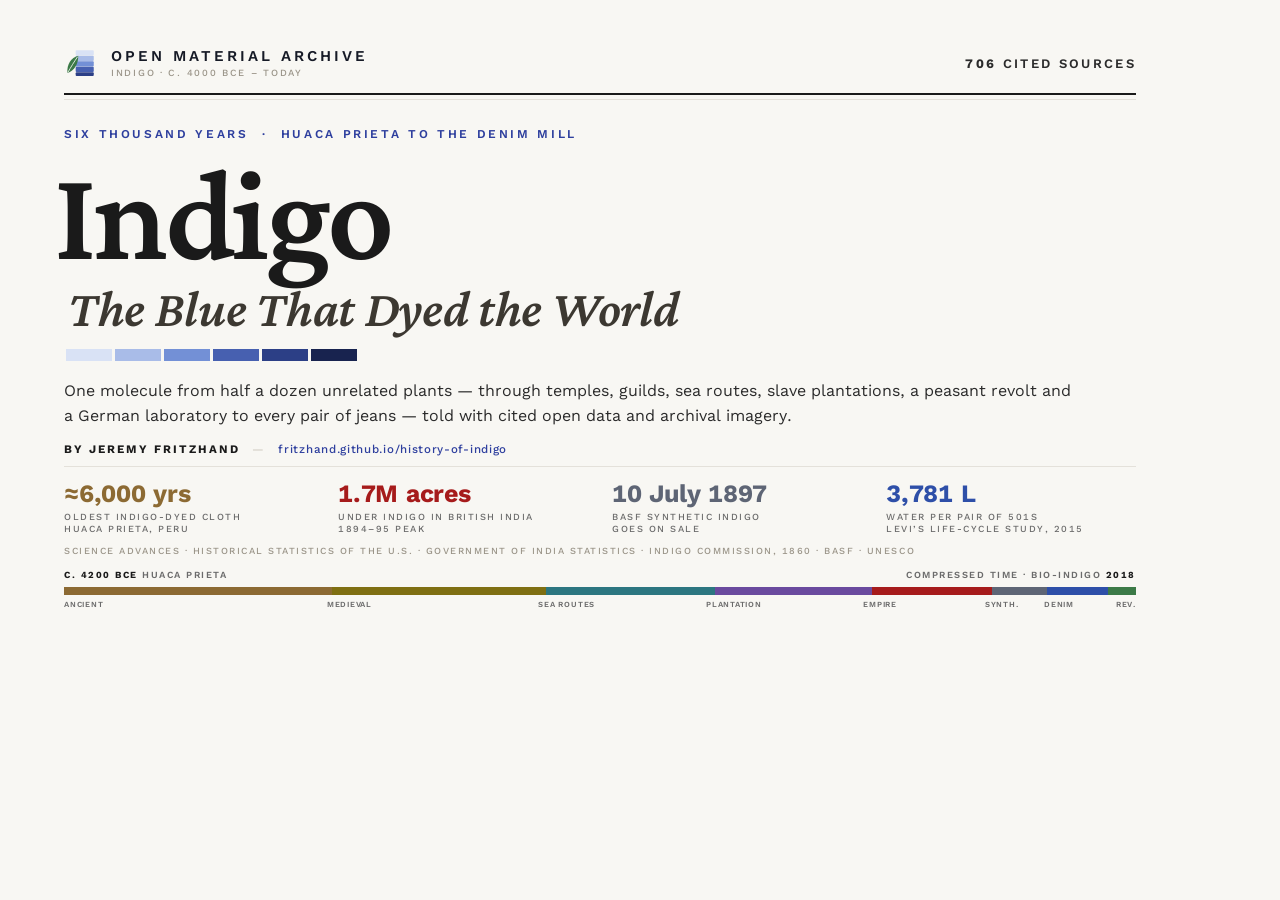
<file: tools/og-card.html>
<!DOCTYPE html>
<!--
  Source for assets/og-image.png — the 1200x630 Open Graph share card.

  Regenerate after editing:
    node tools/render-card.mjs
  which renders this file at 2x and downsamples to exactly 1200x630, the size
  index.html declares in og:image:width / og:image:height.

  Keep it self-contained: only the Google Fonts link may be remote, because the
  renderer has no other network affordance and a missing asset would ship as a
  hole in every unfurl.
-->
<html lang="en">
<head>
<meta charset="UTF-8" />
<title>Indigo — Open Material Archive</title>
<link rel="preconnect" href="https://fonts.googleapis.com" />
<link rel="preconnect" href="https://fonts.gstatic.com" crossorigin />
<link href="https://fonts.googleapis.com/css2?family=Crimson+Pro:ital,wght@0,400;0,500;0,600;0,700;1,400;1,600&family=Work+Sans:ital,wght@0,400;0,500;0,600;0,700;1,400&display=swap" rel="stylesheet" />
<style>
  *, *::before, *::after { box-sizing: border-box; margin: 0; padding: 0; }
  html, body { width: 1200px; height: 630px; overflow: hidden; }
  body {
    background: #F8F7F3; color: #161A26;
    font-family: 'Work Sans', system-ui, -apple-system, 'Segoe UI', sans-serif;
    -webkit-font-smoothing: antialiased;
    font-variant-numeric: tabular-nums; font-feature-settings: 'tnum' 1;
  }
  /* One tracking scale, in em, instead of nine hand-nudged px values. */
  .t1 { letter-spacing: .16em } .t2 { letter-spacing: .18em }
  .t3 { letter-spacing: .20em } .t4 { letter-spacing: .22em }

  .card { width: 1200px; height: 630px; padding: 46px 64px 44px; display: flex; flex-direction: column; }
  .card > * { flex: 0 0 auto; }

  .masthead { display: flex; align-items: center; justify-content: space-between; }
  .imprint { display: flex; align-items: center; gap: 13px; }
  .mark { width: 34px; height: 34px; flex-shrink: 0; display: block; }
  .imprint-text { display: flex; flex-direction: column; gap: 4px; }
  .imprint-name { font-size: 15px; font-weight: 600; text-transform: uppercase; line-height: 1; }
  .imprint-sub  { font-size: 9.5px; font-weight: 500; text-transform: uppercase; color: #9A9488; line-height: 1; }
  /* One line, large enough to survive a 300px unfurl. */
  .provenance { font-size: 13px; font-weight: 600; text-transform: uppercase; color: #2B2B2B; line-height: 1; }
  .provenance b { font-weight: 700; }

  .rules { margin-top: 13px; }
  .rule-heavy { height: 2px; background: #1A1A1A; }
  .rule-hair  { height: 1px; background: #E4E1DA; margin-top: 4px; }

  .head { margin-top: 28px; }
  .kicker { font-size: 12px; font-weight: 600; text-transform: uppercase; color: #2E3F9E; line-height: 1; }
  /* Optical alignment: the D's stem sits inside its side bearing, so the
     glyph has to hang left to meet the rule. Same for the italic A below. */
  h1 {
    margin-top: 15px; margin-left: -10px;
    font-family: 'Crimson Pro', Georgia, 'Times New Roman', serif;
    font-size: 132px; font-weight: 600; line-height: .9;
    letter-spacing: -.024em; color: #1A1A1A;
  }
  .deck {
    margin-top: 8px; margin-left: 4px;
    font-family: 'Crimson Pro', Georgia, 'Times New Roman', serif;
    font-size: 52px; font-weight: 600; font-style: italic;
    line-height: 1.02; letter-spacing: -.006em; color: #3C3831;
  }

  .standfirst { margin-top: 18px; max-width: 1010px; font-size: 16px; line-height: 1.55; color: #2B2B2B; }

  .byline {
    margin-top: 16px; display: flex; align-items: baseline; gap: 12px;
    font-size: 11.5px; text-transform: uppercase; color: #6B6B6B; line-height: 1;
  }
  .byline .name { font-weight: 700; color: #1A1A1A; }
  .byline .sep { color: #C9C4B8; }
  .byline .url { color: #2E3F9E; font-weight: 500; text-transform: none; letter-spacing: .06em; }

  .spacer { flex: 1 1 auto !important; min-height: 10px; }

  .foot-rule { height: 1px; background: #E4E1DA; }
  /* A grid, so the rail survives a label rewrite. */
  .figures { display: grid; grid-template-columns: repeat(4, 1fr); gap: 24px; margin-top: 14px; }
  .fig-item  { min-width: 0; }
  .fig-num   { font-size: 25px; font-weight: 700; line-height: 1; letter-spacing: -.01em; white-space: nowrap; }
  /* A fixed two-line box so the four labels share a baseline whatever they say. */
  .fig-label { margin-top: 5px; min-height: 24px; font-size: 9.4px; font-weight: 500; text-transform: uppercase; color: #6B6B6B; line-height: 1.25; }
  .fig-origins .fig-num { color: #8C6A33; }
  .fig-empire  .fig-num { color: #A61B1B; }
  .fig-synth   .fig-num { color: #5E6575; }
  .fig-denim   .fig-num { color: #2E4FA8; }
  /* The dip strip beside the title: the page's thesis in one picture. */
  .dips { display: flex; gap: 3px; margin: 14px 0 0 2px; }
  .dips span { width: 46px; height: 12px; }
  /* A card that boasts of 146 institutions should name a few. */
  .sources { margin-top: 11px; font-size: 9.4px; font-weight: 500; text-transform: uppercase; color: #9A9488; line-height: 1; }

  /* Endpoints read as a range above the ribbon; the names below are the key. */
  .era-span { display: flex; justify-content: space-between; align-items: baseline;
              margin-top: 15px; font-size: 9.4px; font-weight: 600;
              text-transform: uppercase; color: #6B6B6B; line-height: 1; }
  .era-span b { color: #1A1A1A; font-weight: 700; }
  .era-bar { display: flex; height: 8px; width: 100%; margin-top: 7px; }
  .era-bar span { display: block; height: 100%; }
  /* Names turn the ribbon from a stripe into a key. */
  .era-names { display: flex; width: 100%; margin-top: 6px; }
  .era-names span {
    font-size: 7.8px; font-weight: 600; text-transform: uppercase;
    /* The two narrowest eras get ~68px of box, so the names row runs tighter
       than the rest of the card's tracking scale rather than colliding. */
    letter-spacing: .10em !important;
    color: #6B6B6B; line-height: 1; white-space: nowrap;
    /* Without min-width:0 a flex item will not shrink below its nowrap text,
       so the narrow eras ran into each other instead of clipping. */
    min-width: 0; overflow: hidden; text-overflow: clip; padding-right: 7px;
  }
  .era-names span:last-child { padding-right: 0; text-align: right; }
</style>
</head>
<body>
  <div class="card">

    <header class="masthead">
      <div class="imprint">
        <!-- Site mark: a cloth dipped five times, each band a shade deeper,
             and the leaf the blue came from. -->
        <svg class="mark" viewBox="0 0 32 32" fill="none" xmlns="http://www.w3.org/2000/svg" aria-hidden="true">
          <rect x="11" y="4"    width="17" height="4.8" rx=".8" fill="#D9E2F5"/>
          <rect x="11" y="9.2"  width="17" height="4.8" rx=".8" fill="#A9BCE8"/>
          <rect x="11" y="14.4" width="17" height="4.8" rx=".8" fill="#7390D6"/>
          <rect x="11" y="19.6" width="17" height="4.8" rx=".8" fill="#4760B0"/>
          <rect x="11" y="24.8" width="17" height="3.4" rx=".8" fill="#2C3F86"/>
          <path d="M3.2 25.5 C 2.6 17, 6.6 11.2, 13.4 9.2 C 13.6 16.8, 9.8 23.4, 3.2 25.5 Z" fill="#3C7A47"/>
          <path d="M3.8 24.6 C 6.6 19.6, 9.2 15.4, 12.6 10.4" stroke="#F8F7F3" stroke-width=".8" fill="none" stroke-linecap="round"/>
        </svg>
        <div class="imprint-text">
          <div class="imprint-name t3">Open Material Archive</div>
          <div class="imprint-sub t2">Indigo &middot; c. 4000 BCE &ndash; today</div>
        </div>
      </div>
      <div class="provenance t2"><b>706</b> Cited Sources</div>
    </header>

    <div class="rules">
      <div class="rule-heavy"></div>
      <div class="rule-hair"></div>
    </div>

    <div class="head">
      <div class="kicker t4">Six Thousand Years &nbsp;&middot;&nbsp; Huaca Prieta to the Denim Mill</div>
      <h1>Indigo</h1>
      <div class="deck">The Blue That Dyed the World</div>
      <div class="dips"><span style="background:#D9E2F5"></span><span style="background:#A9BCE8"></span><span style="background:#7390D6"></span><span style="background:#4760B0"></span><span style="background:#2C3F86"></span><span style="background:#18234F"></span></div>
    </div>

    <p class="standfirst">
      One molecule from half a dozen unrelated plants &mdash; through temples, guilds, sea routes, slave plantations,
      a peasant revolt and a German laboratory to every pair of jeans &mdash; told with cited open data and archival imagery.
    </p>

    <div class="byline t2">
      <span class="name">By Jeremy Fritzhand</span>
      <span class="sep">&mdash;</span>
      <span class="url">fritzhand.github.io/history-of-indigo</span>
    </div>

    <div class="spacer"></div>

    <div class="foot-rule"></div>

    <div class="figures">
      <div class="fig-item fig-origins">
        <div class="fig-num">&asymp;6,000 yrs</div>
        <div class="fig-label t1">Oldest indigo-dyed cloth<br />Huaca Prieta, Peru</div>
      </div>
      <div class="fig-item fig-empire">
        <div class="fig-num">1.7M acres</div>
        <div class="fig-label t1">Under indigo in British India<br />1894&ndash;95 peak</div>
      </div>
      <div class="fig-item fig-synth">
        <div class="fig-num">10 July 1897</div>
        <div class="fig-label t1">BASF synthetic indigo<br />goes on sale</div>
      </div>
      <div class="fig-item fig-denim">
        <div class="fig-num">3,781 L</div>
        <div class="fig-label t1">Water per pair of 501s<br />Levi&rsquo;s life-cycle study, 2015</div>
      </div>
    </div>

    <div class="sources t1">
      Science Advances &middot; Historical Statistics of the U.S. &middot; Government of India statistics &middot; Indigo Commission, 1860 &middot; BASF &middot; UNESCO
    </div>

    <div class="era-span t1"><span><b>c. 4200 BCE</b> Huaca Prieta</span><span>compressed time &middot; bio-indigo <b>2018</b></span></div>

    <!-- Segments are each era's share of the site's compressed time axis
         (meta.timeKnots), not of elapsed years. -->
    <div class="era-bar">
      <span style="flex:250;background:#8C6A33"></span>
      <span style="flex:200;background:#7F6F12"></span>
      <span style="flex:157;background:#2C7680"></span>
      <span style="flex:147;background:#6A4A9E"></span>
      <span style="flex:112;background:#A61B1B"></span>
      <span style="flex:51;background:#5E6575"></span>
      <span style="flex:57;background:#2E4FA8"></span>
      <span style="flex:26;background:#3C7A47"></span>
    </div>
    <div class="era-names t1">
      <span style="flex:250">Ancient</span>
      <span style="flex:200">Medieval</span>
      <span style="flex:157">Sea Routes</span>
      <span style="flex:147">Plantation</span>
      <span style="flex:112">Empire</span>
      <span style="flex:51">Synth.</span>
      <span style="flex:57">Denim</span>
      <span style="flex:26">Rev.</span>
    </div>

  </div>
</body>
</html>
</file>
